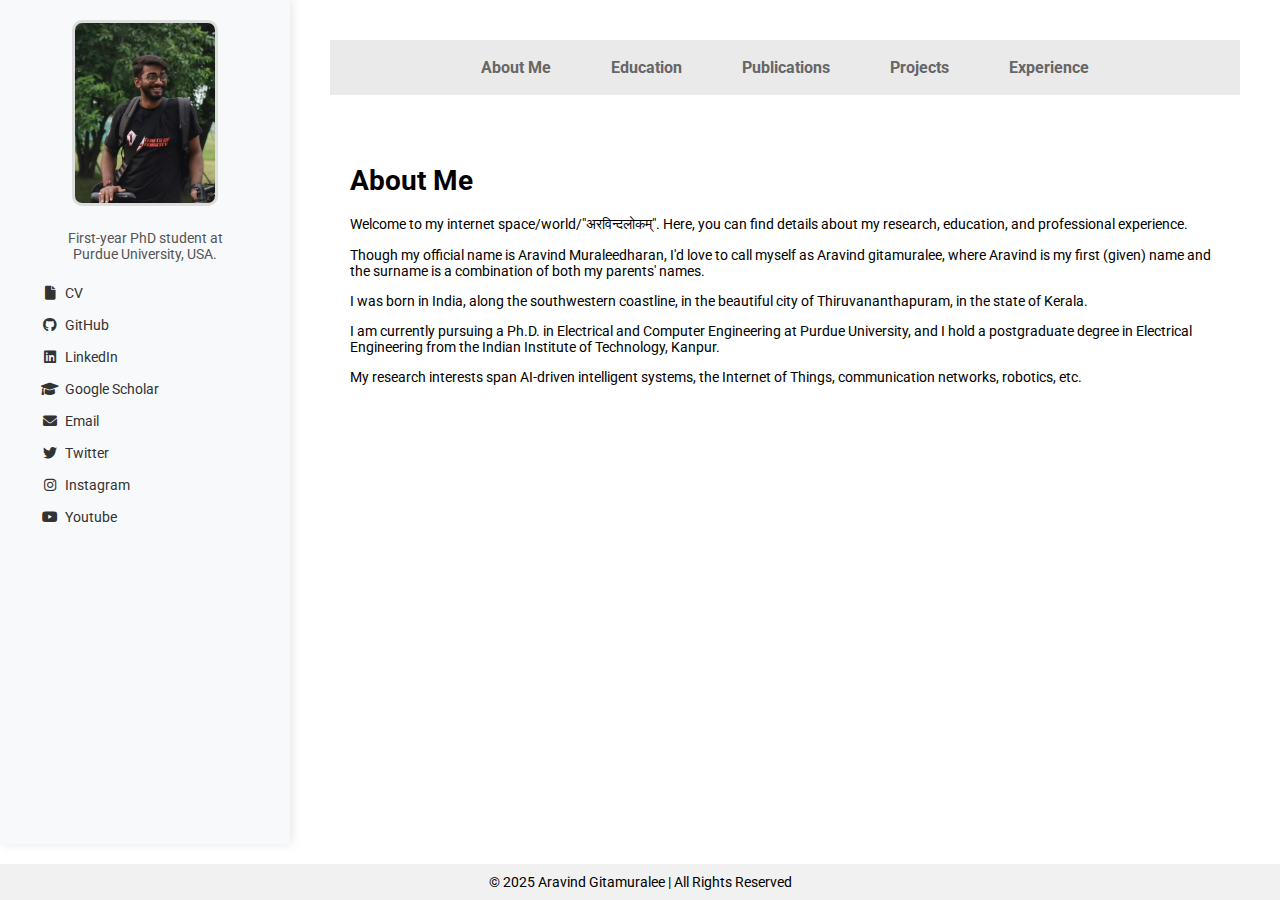
<file: index.html>
<!DOCTYPE html>
<html lang="en">
<head>
    <meta charset="UTF-8">
    <meta name="viewport" content="width=device-width, initial-scale=1.0">
    <title>Aravind Gitamuralee | 127.0.0.1 </title>
    <link rel="icon" type="image/x-icon" href="./Resources/agm_favicon.ico">
    <link rel="stylesheet" href="https://cdnjs.cloudflare.com/ajax/libs/font-awesome/6.0.0/css/all.min.css">
    <link href="https://fonts.googleapis.com/css2?family=Roboto:wght@300;400&display=swap" rel="stylesheet">
    <link rel="stylesheet" href="mystyle.css">
</head>
<body>
    <div class="content-wrapper">
        <div class="sidebar">
            <img src="./Resources/IITK.jpg" alt="Aravind Gitamuralee">
            <p> First-year PhD student at <br> Purdue University, USA.</p>
            <div class="social-icons">
                <a href="./Resources/Aravind_CV_2.25.pdf" target="_blank"><i class="fa-solid fa-file"></i> <span>CV</span></a>
                <a href="https://github.com/agm-19" target="_blank"><i class="fab fa-github"></i> <span>GitHub</span></a>
                <a href="https://linkedin.com/in/aravindvenma" target="_blank"><i class="fab fa-linkedin"></i> <span>LinkedIn</span></a>
                <a href="https://scholar.google.co.in/citations?user=fBL3iMkAAAAJ&hl=en&oi=sra" target="_blank"><i class="fas fa-graduation-cap"></i> <span>Google Scholar</span></a>
                <a href="mailto:amuralee@purdue.edu"><i class="fas fa-envelope"></i> <span>Email</span></a>
                <a href="https://x.com/hackervind" target="_blank"><i class="fab fa-twitter"></i> <span>Twitter</span></a>
                <a href="https://instagram.com/aravindey" target="_blank"><i class="fab fa-instagram"></i> <span>Instagram</span></a>
                <a href="https://www.youtube.com/@aravindalokam" target="_blank"><i class="fab fa-youtube"></i> <span>Youtube</span></a>
                <!-- <a href="https://facebook.com" target="_blank"><i class="fab fa-facebook"></i> <span>Facebook</span></a> -->
            </div>
        </div>
        
        <div class="main-content">
            <div class="nav-bar">
                <a href="#" onclick="showPage('about')">About Me</a>
                <a href="#" onclick="showPage('education')">Education</a>
                <a href="#" onclick="showPage('publications')">Publications</a>
                <a href="#" onclick="showPage('projects')">Projects</a>
                <a href="#" onclick="showPage('experience')">Experience</a>
            </div>
            <div id="about" class="content active">
                <h1>About Me</h1>
                <p>Welcome to my internet space/world/"अरविन्दलोकम्". Here, you can find details about my research, education, and professional experience.</p>
                <p>Though my official name is Aravind Muraleedharan, I'd love to call myself as Aravind gitamuralee, where Aravind is my first (given) name and the surname is a combination of both my parents' names.</p>
                <p>I was born in India, along the southwestern coastline, in the beautiful city of Thiruvananthapuram, in the state of Kerala.</p>
                <p>I am currently pursuing a Ph.D. in Electrical and Computer Engineering at Purdue University, and I hold a postgraduate degree in Electrical Engineering from the Indian Institute of Technology, Kanpur. </p>
                <p>My research interests span AI-driven intelligent systems, the Internet of Things, communication networks, robotics, etc.</p>

            </div>
            <div id="education" class="content">
                <h1>Education</h1>
                <p><strong>Ph.D. in Electrical and Computer Engineering</strong> - Purdue University (joined fall'24).</p>
                <p><strong>MS (By Research) in Electrical Engineering</strong> - Indian Institute of Technology, Kanpur (2024).</p>
                <p><strong>B.Tech (Hons) in Electronics and Communication Engineering</strong> - TKM College of Engineering, Kollam, Kerala (2019).</p>
                
            </div>
            <div id="publications" class="content">
                <h1>Publications</h1>
                <p>"Optimal Transmission Sequence Design with ISI Matching in Molecular Communication" - National Conference on Communications, 2025.</p>
                <p>"An inexpensive Unmanned Aquatic Vehicle for Underwater Human Detection" - American Institute of Physics Conference Proceedings, 2020.</p>
            </div>
             <div id="projects" class="content">
                <h1>Projects</h1>
                <p>Music Notes Transpose - <a href = "./Projects/MTranspose.html"> Demo </a></p>
            </div>
            <div id="experience" class="content">
                <h1>Experience</h1>
                <p><strong>Teaching Assistant</strong> - Purdue University (2024 - Present)</p>
                <p>TA for ECE 362 - Microprocessor Systems and Interfacing. (Spring 25)</p>
                <p>TA for ECE 301 - Signals and Systems. (Fall 24)</p>
                <p><strong>Teaching Assistant</strong> - IIT Kanpur (2022 - 2023)</p>
                <p>TA for ESC 201 - Introduction to Electronics</p>
                <p><strong>Firmware Engineer</strong> Tismo Tech, Bengaluru, India (2019-20)</p>
                <p>Developed wireless communication projects for IoT devices. (Zigbee, BLE, LoRa) </p>
            </div>
        </div>
    </div>
    <footer>
        &copy; 2025 Aravind Gitamuralee | All Rights Reserved
    </footer>
<script src="myscripts.js"></script>
</body>
</html>
</file>
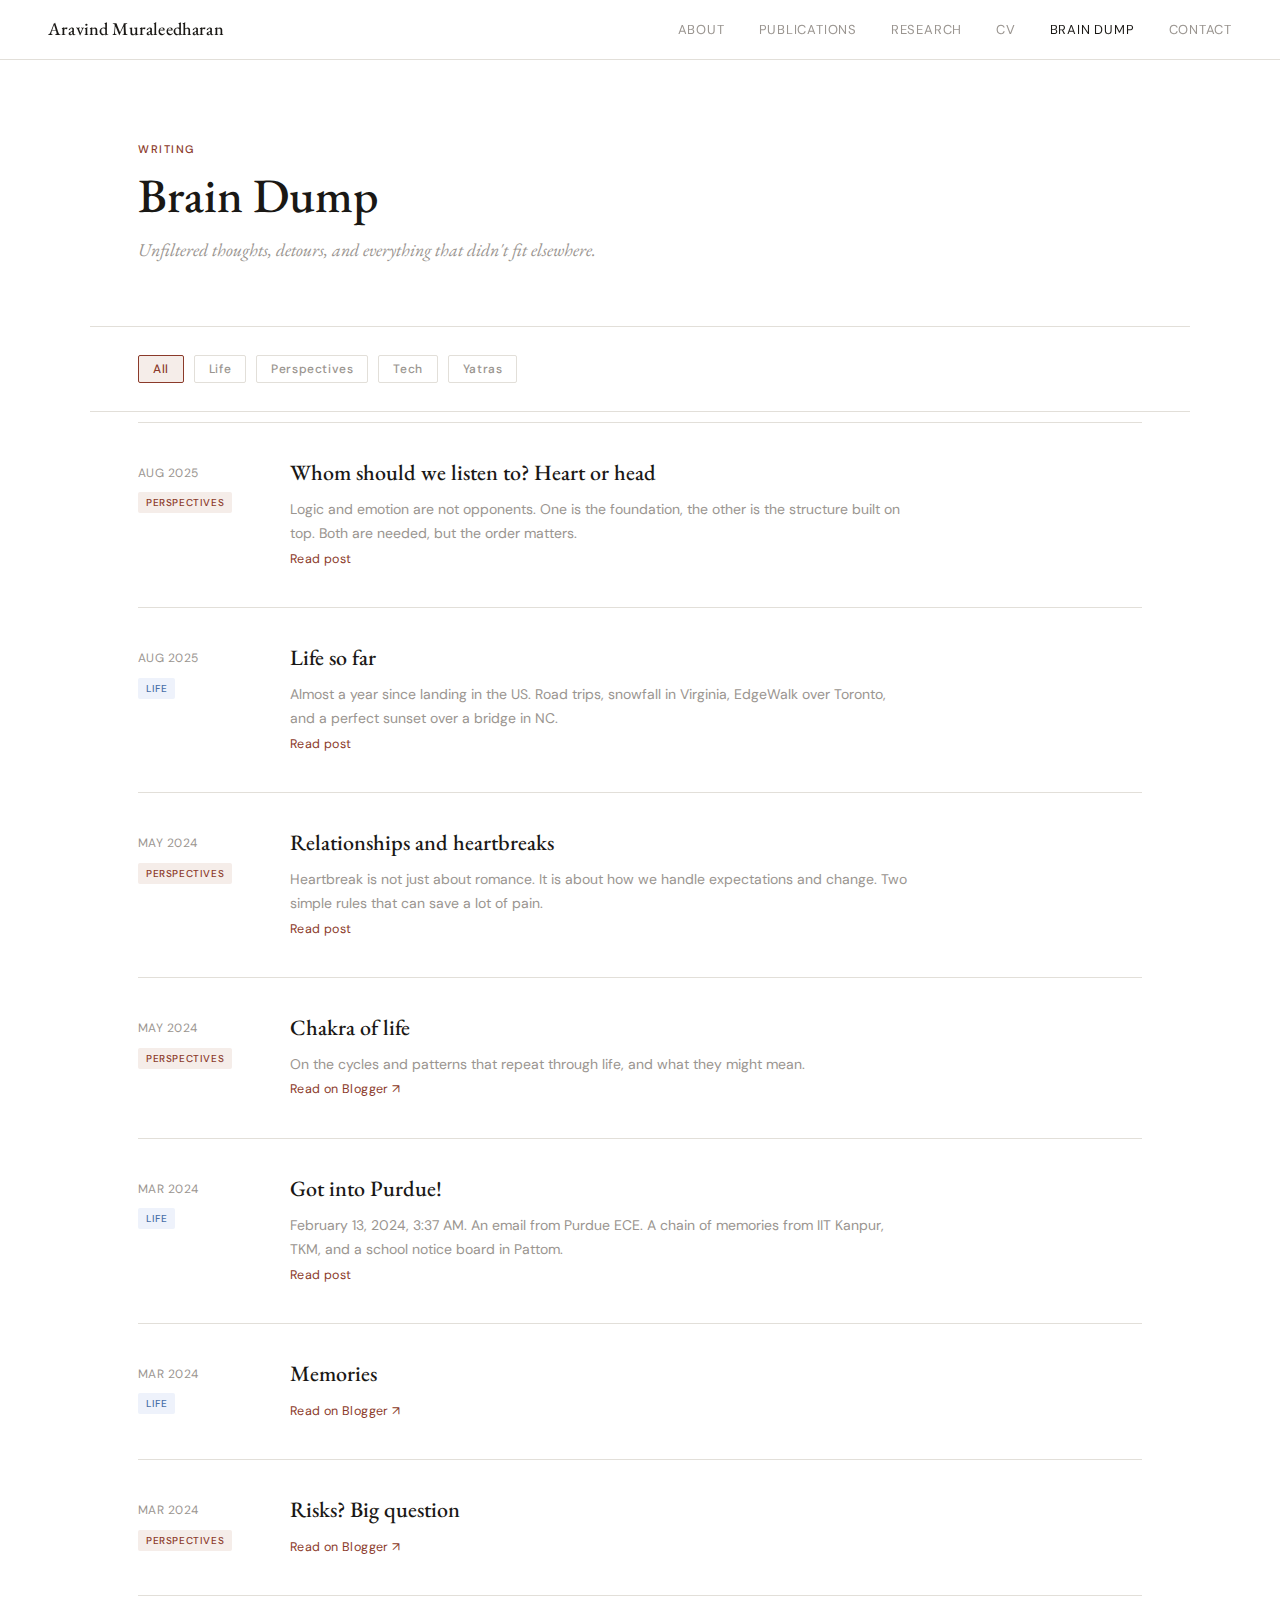
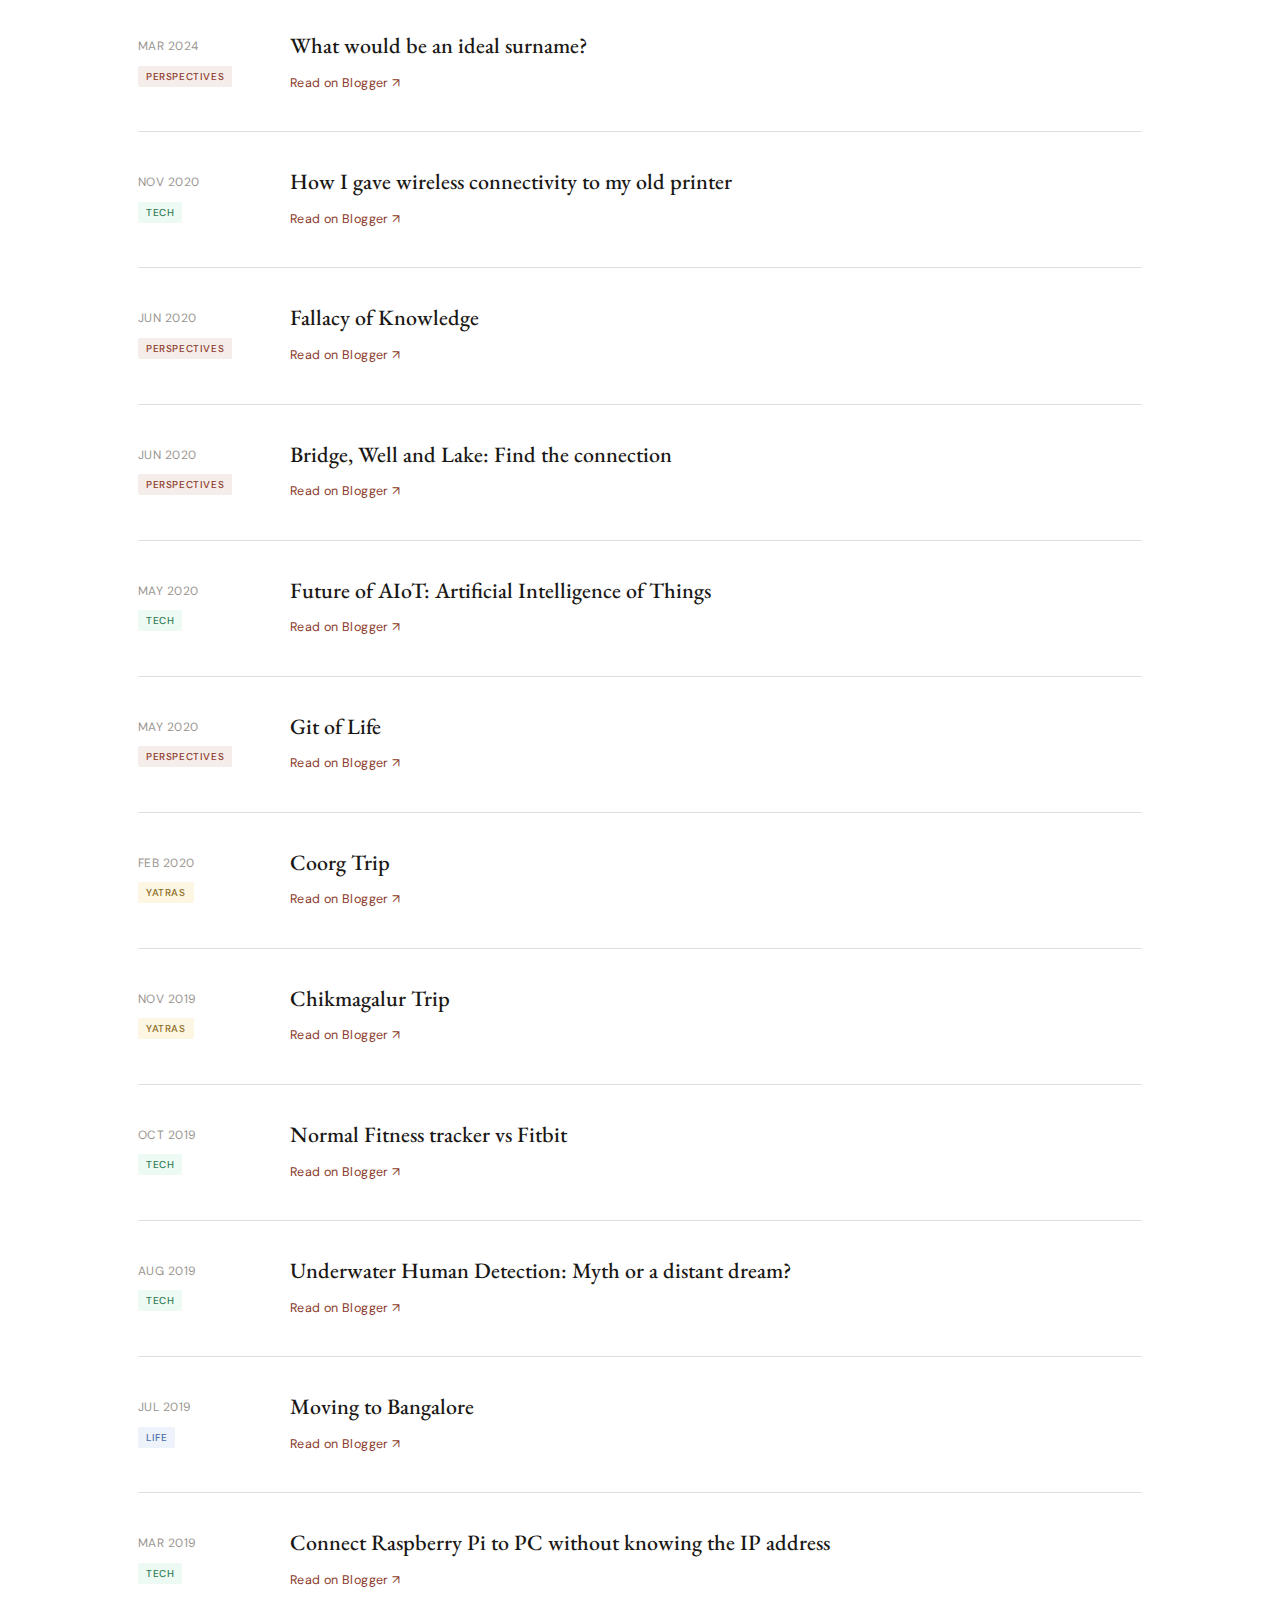
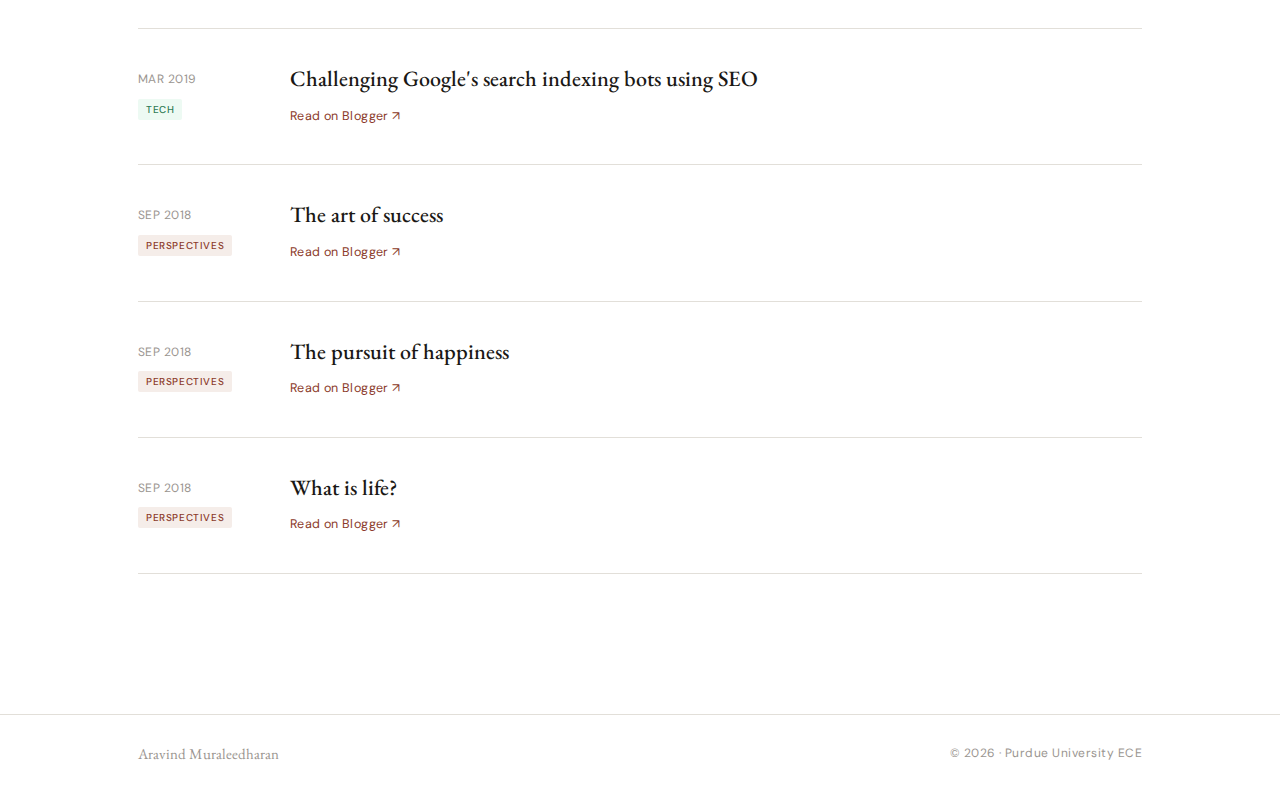
<file: blog/index.html>
<!DOCTYPE html>
<html lang="en">
<head>
  <meta charset="UTF-8" />
  <meta name="viewport" content="width=device-width, initial-scale=1.0" />
  <title>Brain Dump · Aravind Muraleedharan</title>
  <link rel="preconnect" href="https://fonts.googleapis.com">
  <link rel="preconnect" href="https://fonts.gstatic.com" crossorigin>
  <link href="https://fonts.googleapis.com/css2?family=EB+Garamond:ital,wght@0,400;0,500;0,600;1,400&family=DM+Sans:wght@300;400;500&display=swap" rel="stylesheet">
  <style>
    *, *::before, *::after { box-sizing: border-box; margin: 0; padding: 0; }
    :root {
      --white: #ffffff; --off-white: #f9f8f6; --light: #f2f0ec;
      --border: #e2dfd9; --muted: #9a9590; --body: #3a3733;
      --heading: #1a1815; --accent: #8b3a2a; --accent-light: #f5ede9;
    }
    html { scroll-behavior: smooth; }
    body { font-family: 'DM Sans', sans-serif; background: var(--white); color: var(--body); font-size: 15px; line-height: 1.7; }

    nav {
      position: fixed; top: 0; left: 0; right: 0; z-index: 100;
      background: rgba(255,255,255,0.93); backdrop-filter: blur(12px);
      border-bottom: 1px solid var(--border);
      display: flex; align-items: center; justify-content: space-between;
      padding: 0 48px; height: 60px;
    }
    .nav-name { font-family: 'EB Garamond', serif; font-size: 18px; font-weight: 500; color: var(--heading); letter-spacing: 0.01em; text-decoration: none; }
    .nav-links { display: flex; gap: 34px; list-style: none; }
    .nav-links a { font-size: 13px; letter-spacing: 0.06em; text-transform: uppercase; color: var(--muted); text-decoration: none; transition: color 0.2s; }
    .nav-links a:hover, .nav-links a.active { color: var(--heading); }

    .page-header {
      max-width: 1100px; margin: 0 auto; padding: 140px 48px 60px;
      border-bottom: 1px solid var(--border);
    }
    .page-label { font-size: 11px; font-weight: 500; letter-spacing: 0.14em; text-transform: uppercase; color: var(--accent); margin-bottom: 10px; }
    .page-title { font-family: 'EB Garamond', serif; font-size: 48px; font-weight: 500; color: var(--heading); line-height: 1.1; margin-bottom: 14px; }
    .page-sub { font-family: 'EB Garamond', serif; font-style: italic; font-size: 18px; color: var(--muted); }

    .filters {
      max-width: 1100px; margin: 0 auto; padding: 28px 48px;
      display: flex; gap: 10px; flex-wrap: wrap;
      border-bottom: 1px solid var(--border);
    }
    .filter-btn {
      padding: 5px 14px; font-size: 12px; font-weight: 500; letter-spacing: 0.05em;
      border-radius: 2px; border: 1.5px solid var(--border); background: transparent;
      color: var(--muted); cursor: pointer; transition: all 0.2s; font-family: 'DM Sans', sans-serif;
    }
    .filter-btn:hover, .filter-btn.active { border-color: var(--accent); color: var(--accent); background: var(--accent-light); }

    .posts-wrap { max-width: 1100px; margin: 0 auto; padding: 0 48px 100px; }

    .post-item {
      display: grid; grid-template-columns: 120px 1fr;
      gap: 32px; padding: 36px 0; border-bottom: 1px solid var(--border);
      align-items: start; text-decoration: none; color: inherit;
      transition: background 0.15s;
    }
    .post-item:first-child { border-top: 1px solid var(--border); margin-top: 10px; }
    .post-item:hover .post-title { color: var(--accent); }

    .post-meta { padding-top: 4px; }
    .post-date { font-size: 12px; color: var(--muted); letter-spacing: 0.04em; text-transform: uppercase; display: block; margin-bottom: 6px; }
    .post-cat {
      display: inline-block; padding: 2px 8px; font-size: 10px; font-weight: 500;
      letter-spacing: 0.06em; border-radius: 2px; text-transform: uppercase;
    }
    .cat-life     { background: #eef2fb; color: #4a6fa8; }
    .cat-perspectives { background: var(--accent-light); color: var(--accent); }
    .cat-tech     { background: #edfaf3; color: #2d7a55; }
    .cat-yatras   { background: #fdf6e3; color: #8a6a1a; }
    .cat-general  { background: var(--light); color: var(--muted); }

    .post-title { font-family: 'EB Garamond', serif; font-size: 22px; font-weight: 500; color: var(--heading); line-height: 1.3; margin-bottom: 9px; transition: color 0.2s; }
    .post-excerpt { font-size: 14px; color: var(--muted); line-height: 1.75; max-width: 620px; }
    .post-read { font-size: 12.5px; color: var(--accent); margin-top: 10px; letter-spacing: 0.03em; }

    .footer-rule { border-top: 1px solid var(--border); margin-top: 40px; }
    footer { padding: 26px 48px; display: flex; align-items: center; justify-content: space-between; max-width: 1100px; margin: 0 auto; }
    .footer-name { font-family: 'EB Garamond', serif; font-size: 15px; color: var(--muted); }
    .footer-copy { font-size: 12px; color: var(--muted); letter-spacing: 0.04em; }

    .hidden { display: none !important; }

    @media (max-width: 720px) {
      nav { padding: 0 20px; }
      .nav-links { gap: 16px; }
      .nav-links a { font-size: 11px; }
      .page-header { padding: 120px 24px 48px; }
      .filters { padding: 20px 24px; }
      .posts-wrap { padding: 0 24px 80px; }
      .post-item { grid-template-columns: 1fr; gap: 8px; }
      .post-meta { display: flex; gap: 10px; align-items: center; }
      footer { padding: 22px; flex-direction: column; gap: 8px; text-align: center; }
    }

    /* HAMBURGER */
    .nav-hamburger {
      display: none;
      flex-direction: column;
      gap: 5px;
      cursor: pointer;
      padding: 4px;
      background: none;
      border: none;
    }
    .nav-hamburger span {
      display: block;
      width: 22px;
      height: 2px;
      background: var(--heading);
      border-radius: 2px;
      transition: all 0.3s ease;
    }
    .nav-hamburger.open span:nth-child(1) { transform: translateY(7px) rotate(45deg); }
    .nav-hamburger.open span:nth-child(2) { opacity: 0; }
    .nav-hamburger.open span:nth-child(3) { transform: translateY(-7px) rotate(-45deg); }

    .nav-mobile {
      display: none;
      position: fixed;
      top: 60px; left: 0; right: 0;
      background: rgba(255,255,255,0.97);
      backdrop-filter: blur(12px);
      border-bottom: 1px solid var(--border);
      padding: 20px 24px 28px;
      z-index: 99;
      flex-direction: column;
      gap: 0;
    }
    .nav-mobile.open { display: flex; }
    .nav-mobile a {
      font-size: 14px;
      letter-spacing: 0.06em;
      text-transform: uppercase;
      color: var(--muted);
      text-decoration: none;
      padding: 13px 0;
      border-bottom: 1px solid var(--border);
      transition: color 0.2s;
    }
    .nav-mobile a:last-child { border-bottom: none; }
    .nav-mobile a:hover { color: var(--heading); }

    @media (max-width: 860px) {
      .nav-links { display: none; }
      .nav-hamburger { display: flex; }
    }
  </style>
</head>
<body>

  <nav>
    <a href="../index.html" class="nav-name">Aravind Muraleedharan</a>
    <ul class="nav-links">
      <li><a href="../index.html#about">About</a></li>
      <li><a href="../index.html#publications">Publications</a></li>
      <li><a href="../index.html#projects">Research</a></li>
      <li><a href="../index.html#cv">CV</a></li>
      <li><a href="index.html" class="active">Brain Dump</a></li>
      <li><a href="../index.html#contact">Contact</a></li>
    </ul>
    <button class="nav-hamburger" id="nav-hamburger" aria-label="Menu" onclick="toggleMenu()">
      <span></span><span></span><span></span>
    </button>
  </nav>
  <div class="nav-mobile" id="nav-mobile">
    <a href="../index.html#about">About</a>
    <a href="../index.html#publications">Publications</a>
    <a href="../index.html#projects">Research</a>
    <a href="../index.html#cv">CV</a>
    <a href="../lab/index.html">Lab</a>
    <a href="index.html">Brain Dump</a>
    <a href="../index.html#contact">Contact</a>
  </div>

  <div class="page-header">
    <div class="page-label">Writing</div>
    <h1 class="page-title">Brain Dump</h1>
    <p class="page-sub">Unfiltered thoughts, detours, and everything that didn't fit elsewhere.</p>
  </div>

  <div class="filters">
    <button class="filter-btn active" onclick="filter('all', this)">All</button>
    <button class="filter-btn" onclick="filter('Life', this)">Life</button>
    <button class="filter-btn" onclick="filter('Perspectives', this)">Perspectives</button>
    <button class="filter-btn" onclick="filter('Tech', this)">Tech</button>
    <button class="filter-btn" onclick="filter('Yatras', this)">Yatras</button>
  </div>

  <div class="posts-wrap">

    <a class="post-item" href="heart-or-head.html" data-cat="Perspectives">
      <div class="post-meta">
        <span class="post-date">Aug 2025</span>
        <span class="post-cat cat-perspectives">Perspectives</span>
      </div>
      <div>
        <div class="post-title">Whom should we listen to? Heart or head</div>
        <p class="post-excerpt">Logic and emotion are not opponents. One is the foundation, the other is the structure built on top. Both are needed, but the order matters.</p>
        <span class="post-read">Read post</span>
      </div>
    </a>

    <a class="post-item" href="life-so-far.html" data-cat="Life">
      <div class="post-meta">
        <span class="post-date">Aug 2025</span>
        <span class="post-cat cat-life">Life</span>
      </div>
      <div>
        <div class="post-title">Life so far</div>
        <p class="post-excerpt">Almost a year since landing in the US. Road trips, snowfall in Virginia, EdgeWalk over Toronto, and a perfect sunset over a bridge in NC.</p>
        <span class="post-read">Read post</span>
      </div>
    </a>

    <a class="post-item" href="relationships-and-heartbreaks.html" data-cat="Perspectives">
      <div class="post-meta">
        <span class="post-date">May 2024</span>
        <span class="post-cat cat-perspectives">Perspectives</span>
      </div>
      <div>
        <div class="post-title">Relationships and heartbreaks</div>
        <p class="post-excerpt">Heartbreak is not just about romance. It is about how we handle expectations and change. Two simple rules that can save a lot of pain.</p>
        <span class="post-read">Read post</span>
      </div>
    </a>

    <a class="post-item" href="https://sciphisix.blogspot.com/2024/05/chakra-of-life.html" target="_blank" rel="noopener" data-cat="Perspectives">
      <div class="post-meta">
        <span class="post-date">May 2024</span>
        <span class="post-cat cat-perspectives">Perspectives</span>
      </div>
      <div>
        <div class="post-title">Chakra of life</div>
        <p class="post-excerpt">On the cycles and patterns that repeat through life, and what they might mean.</p>
        <span class="post-read">Read on Blogger ↗</span>
      </div>
    </a>

    <a class="post-item" href="got-into-purdue.html" data-cat="Life">
      <div class="post-meta">
        <span class="post-date">Mar 2024</span>
        <span class="post-cat cat-life">Life</span>
      </div>
      <div>
        <div class="post-title">Got into Purdue!</div>
        <p class="post-excerpt">February 13, 2024, 3:37 AM. An email from Purdue ECE. A chain of memories from IIT Kanpur, TKM, and a school notice board in Pattom.</p>
        <span class="post-read">Read post</span>
      </div>
    </a>

    <a class="post-item" href="https://sciphisix.blogspot.com/2024/03/memories.html" target="_blank" rel="noopener" data-cat="Life">
      <div class="post-meta">
        <span class="post-date">Mar 2024</span>
        <span class="post-cat cat-life">Life</span>
      </div>
      <div>
        <div class="post-title">Memories</div>
        <span class="post-read">Read on Blogger ↗</span>
      </div>
    </a>

    <a class="post-item" href="https://sciphisix.blogspot.com/2024/03/risks-big-question.html" target="_blank" rel="noopener" data-cat="Perspectives">
      <div class="post-meta">
        <span class="post-date">Mar 2024</span>
        <span class="post-cat cat-perspectives">Perspectives</span>
      </div>
      <div>
        <div class="post-title">Risks? Big question</div>
        <span class="post-read">Read on Blogger ↗</span>
      </div>
    </a>

    <a class="post-item" href="https://sciphisix.blogspot.com/2024/03/what-would-be-ideal-surname.html" target="_blank" rel="noopener" data-cat="Perspectives">
      <div class="post-meta">
        <span class="post-date">Mar 2024</span>
        <span class="post-cat cat-perspectives">Perspectives</span>
      </div>
      <div>
        <div class="post-title">What would be an ideal surname?</div>
        <span class="post-read">Read on Blogger ↗</span>
      </div>
    </a>

    <a class="post-item" href="https://sciphisix.blogspot.com/2020/11/how-i-gave-wireless-connectivity-to-my.html" target="_blank" rel="noopener" data-cat="Tech">
      <div class="post-meta">
        <span class="post-date">Nov 2020</span>
        <span class="post-cat cat-tech">Tech</span>
      </div>
      <div>
        <div class="post-title">How I gave wireless connectivity to my old printer</div>
        <span class="post-read">Read on Blogger ↗</span>
      </div>
    </a>

    <a class="post-item" href="https://sciphisix.blogspot.com/2020/06/fallacy-of-knowledge.html" target="_blank" rel="noopener" data-cat="Perspectives">
      <div class="post-meta">
        <span class="post-date">Jun 2020</span>
        <span class="post-cat cat-perspectives">Perspectives</span>
      </div>
      <div>
        <div class="post-title">Fallacy of Knowledge</div>
        <span class="post-read">Read on Blogger ↗</span>
      </div>
    </a>

    <a class="post-item" href="https://sciphisix.blogspot.com/2020/06/bridge-well-and-lake-find-connection.html" target="_blank" rel="noopener" data-cat="Perspectives">
      <div class="post-meta">
        <span class="post-date">Jun 2020</span>
        <span class="post-cat cat-perspectives">Perspectives</span>
      </div>
      <div>
        <div class="post-title">Bridge, Well and Lake: Find the connection</div>
        <span class="post-read">Read on Blogger ↗</span>
      </div>
    </a>

    <a class="post-item" href="https://sciphisix.blogspot.com/2020/05/future-of-aiot-artifical-intelligence.html" target="_blank" rel="noopener" data-cat="Tech">
      <div class="post-meta">
        <span class="post-date">May 2020</span>
        <span class="post-cat cat-tech">Tech</span>
      </div>
      <div>
        <div class="post-title">Future of AIoT: Artificial Intelligence of Things</div>
        <span class="post-read">Read on Blogger ↗</span>
      </div>
    </a>

    <a class="post-item" href="https://sciphisix.blogspot.com/2020/05/git-of-life.html" target="_blank" rel="noopener" data-cat="Perspectives">
      <div class="post-meta">
        <span class="post-date">May 2020</span>
        <span class="post-cat cat-perspectives">Perspectives</span>
      </div>
      <div>
        <div class="post-title">Git of Life</div>
        <span class="post-read">Read on Blogger ↗</span>
      </div>
    </a>

    <a class="post-item" href="https://sciphisix.blogspot.com/2020/02/coorg-trip.html" target="_blank" rel="noopener" data-cat="Yatras">
      <div class="post-meta">
        <span class="post-date">Feb 2020</span>
        <span class="post-cat cat-yatras">Yatras</span>
      </div>
      <div>
        <div class="post-title">Coorg Trip</div>
        <span class="post-read">Read on Blogger ↗</span>
      </div>
    </a>

    <a class="post-item" href="https://sciphisix.blogspot.com/2019/11/chikmagalur-trip.html" target="_blank" rel="noopener" data-cat="Yatras">
      <div class="post-meta">
        <span class="post-date">Nov 2019</span>
        <span class="post-cat cat-yatras">Yatras</span>
      </div>
      <div>
        <div class="post-title">Chikmagalur Trip</div>
        <span class="post-read">Read on Blogger ↗</span>
      </div>
    </a>

    <a class="post-item" href="https://sciphisix.blogspot.com/2019/10/normal-fitness-tracker-vs-fitbit.html" target="_blank" rel="noopener" data-cat="Tech">
      <div class="post-meta">
        <span class="post-date">Oct 2019</span>
        <span class="post-cat cat-tech">Tech</span>
      </div>
      <div>
        <div class="post-title">Normal Fitness tracker vs Fitbit</div>
        <span class="post-read">Read on Blogger ↗</span>
      </div>
    </a>

    <a class="post-item" href="https://sciphisix.blogspot.com/2019/08/underwater-human-detection-myth-or.html" target="_blank" rel="noopener" data-cat="Tech">
      <div class="post-meta">
        <span class="post-date">Aug 2019</span>
        <span class="post-cat cat-tech">Tech</span>
      </div>
      <div>
        <div class="post-title">Underwater Human Detection: Myth or a distant dream?</div>
        <span class="post-read">Read on Blogger ↗</span>
      </div>
    </a>

    <a class="post-item" href="https://sciphisix.blogspot.com/2019/07/moving-to-banglore.html" target="_blank" rel="noopener" data-cat="Life">
      <div class="post-meta">
        <span class="post-date">Jul 2019</span>
        <span class="post-cat cat-life">Life</span>
      </div>
      <div>
        <div class="post-title">Moving to Bangalore</div>
        <span class="post-read">Read on Blogger ↗</span>
      </div>
    </a>

    <a class="post-item" href="https://sciphisix.blogspot.com/2019/03/connect-raspberry-pi-to-personal.html" target="_blank" rel="noopener" data-cat="Tech">
      <div class="post-meta">
        <span class="post-date">Mar 2019</span>
        <span class="post-cat cat-tech">Tech</span>
      </div>
      <div>
        <div class="post-title">Connect Raspberry Pi to PC without knowing the IP address</div>
        <span class="post-read">Read on Blogger ↗</span>
      </div>
    </a>

    <a class="post-item" href="https://sciphisix.blogspot.com/2019/03/challenging-googles-search-indexing.html" target="_blank" rel="noopener" data-cat="Tech">
      <div class="post-meta">
        <span class="post-date">Mar 2019</span>
        <span class="post-cat cat-tech">Tech</span>
      </div>
      <div>
        <div class="post-title">Challenging Google's search indexing bots using SEO</div>
        <span class="post-read">Read on Blogger ↗</span>
      </div>
    </a>

    <a class="post-item" href="https://sciphisix.blogspot.com/2018/09/the-art-of-success.html" target="_blank" rel="noopener" data-cat="Perspectives">
      <div class="post-meta">
        <span class="post-date">Sep 2018</span>
        <span class="post-cat cat-perspectives">Perspectives</span>
      </div>
      <div>
        <div class="post-title">The art of success</div>
        <span class="post-read">Read on Blogger ↗</span>
      </div>
    </a>

    <a class="post-item" href="https://sciphisix.blogspot.com/2018/09/the-pursuit-of-happiness.html" target="_blank" rel="noopener" data-cat="Perspectives">
      <div class="post-meta">
        <span class="post-date">Sep 2018</span>
        <span class="post-cat cat-perspectives">Perspectives</span>
      </div>
      <div>
        <div class="post-title">The pursuit of happiness</div>
        <span class="post-read">Read on Blogger ↗</span>
      </div>
    </a>

    <a class="post-item" href="https://sciphisix.blogspot.com/2018/09/what-is-life.html" target="_blank" rel="noopener" data-cat="Perspectives">
      <div class="post-meta">
        <span class="post-date">Sep 2018</span>
        <span class="post-cat cat-perspectives">Perspectives</span>
      </div>
      <div>
        <div class="post-title">What is life?</div>
        <span class="post-read">Read on Blogger ↗</span>
      </div>
    </a>

  </div>

  <div class="footer-rule">
    <footer>
      <span class="footer-name">Aravind Muraleedharan</span>
      <span class="footer-copy">© 2026 · Purdue University ECE</span>
    </footer>
  </div>

  <script>
    function filter(cat, btn) {
      document.querySelectorAll('.filter-btn').forEach(b => b.classList.remove('active'));
      btn.classList.add('active');
      document.querySelectorAll('.post-item').forEach(item => {
        if (cat === 'all' || item.dataset.cat === cat) item.classList.remove('hidden');
        else item.classList.add('hidden');
      });
    }
    function toggleMenu() {
      const btn = document.getElementById('nav-hamburger');
      const menu = document.getElementById('nav-mobile');
      btn.classList.toggle('open');
      menu.classList.toggle('open');
    }
    // close on link click
    document.querySelectorAll('.nav-mobile a').forEach(a => {
      a.addEventListener('click', () => {
        document.getElementById('nav-hamburger').classList.remove('open');
        document.getElementById('nav-mobile').classList.remove('open');
      });
    });

  </script>

</body>
</html>
</file>
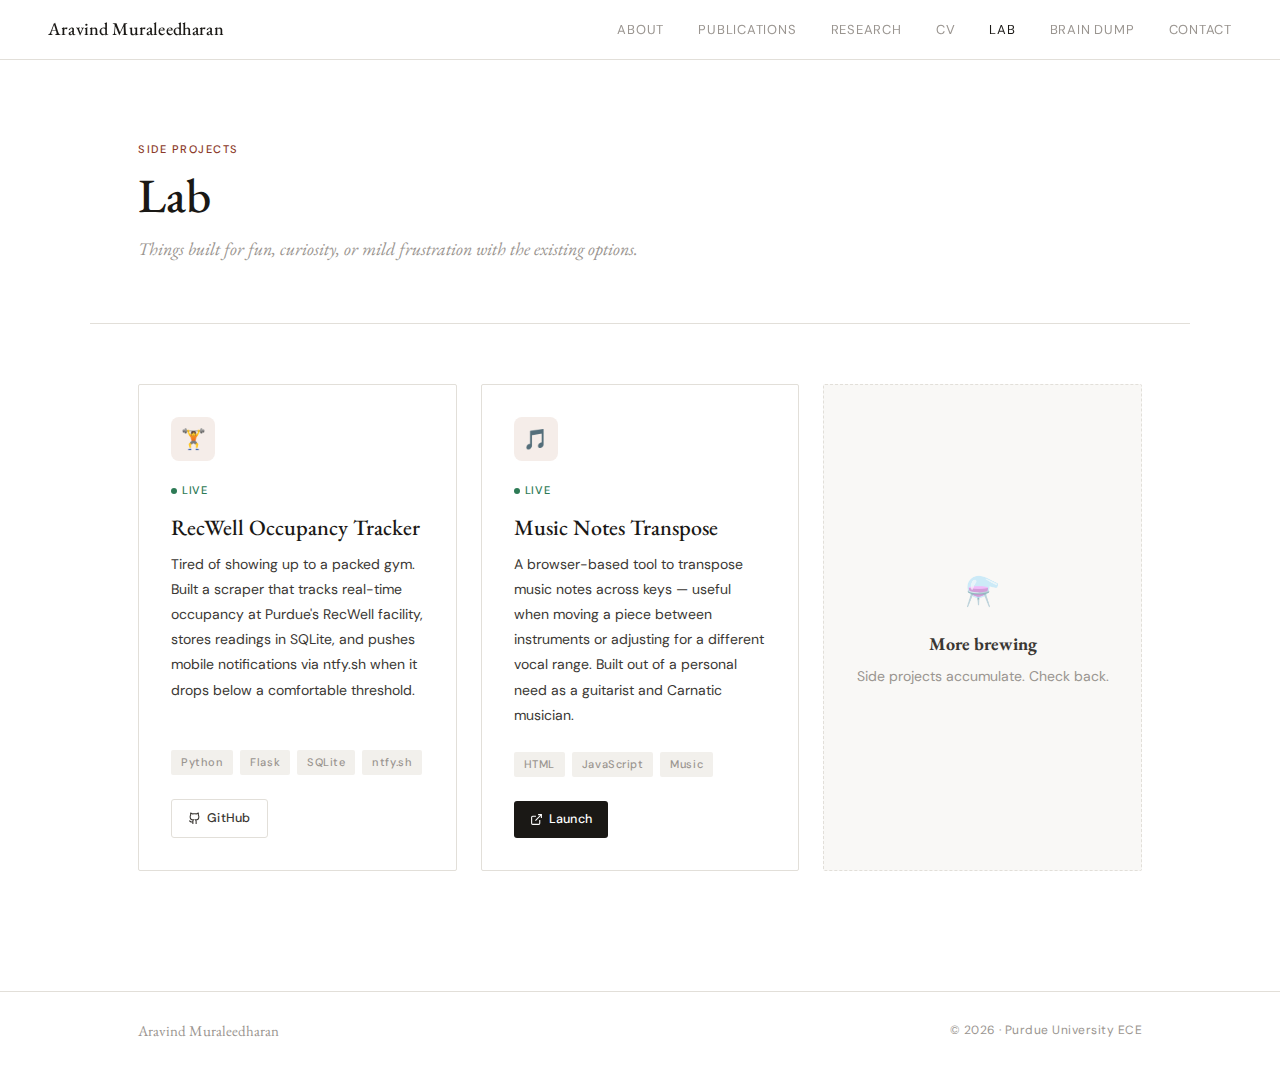
<file: lab/index.html>
<!DOCTYPE html>
<html lang="en">
<head>
  <meta charset="UTF-8" />
  <meta name="viewport" content="width=device-width, initial-scale=1.0" />
  <title>Lab · Aravind Muraleedharan</title>
  <link rel="preconnect" href="https://fonts.googleapis.com">
  <link rel="preconnect" href="https://fonts.gstatic.com" crossorigin>
  <link href="https://fonts.googleapis.com/css2?family=EB+Garamond:ital,wght@0,400;0,500;0,600;1,400&family=DM+Sans:wght@300;400;500&display=swap" rel="stylesheet">
  <style>
    *, *::before, *::after { box-sizing: border-box; margin: 0; padding: 0; }
    :root {
      --white: #ffffff; --off-white: #f9f8f6; --light: #f2f0ec;
      --border: #e2dfd9; --muted: #9a9590; --body: #3a3733;
      --heading: #1a1815; --accent: #8b3a2a; --accent-light: #f5ede9;
    }
    html { scroll-behavior: smooth; }
    body { font-family: 'DM Sans', sans-serif; background: var(--white); color: var(--body); font-size: 15px; line-height: 1.7; }

    nav {
      position: fixed; top: 0; left: 0; right: 0; z-index: 100;
      background: rgba(255,255,255,0.93); backdrop-filter: blur(12px);
      border-bottom: 1px solid var(--border);
      display: flex; align-items: center; justify-content: space-between;
      padding: 0 48px; height: 60px;
    }
    .nav-name { font-family: 'EB Garamond', serif; font-size: 18px; font-weight: 500; color: var(--heading); letter-spacing: 0.01em; text-decoration: none; }
    .nav-links { display: flex; gap: 34px; list-style: none; }
    .nav-links a { font-size: 13px; letter-spacing: 0.06em; text-transform: uppercase; color: var(--muted); text-decoration: none; transition: color 0.2s; }
    .nav-links a:hover, .nav-links a.active { color: var(--heading); }

    .page-header {
      max-width: 1100px; margin: 0 auto;
      padding: 140px 48px 60px;
      border-bottom: 1px solid var(--border);
    }
    .page-label { font-size: 11px; font-weight: 500; letter-spacing: 0.14em; text-transform: uppercase; color: var(--accent); margin-bottom: 10px; }
    .page-title { font-family: 'EB Garamond', serif; font-size: 48px; font-weight: 500; color: var(--heading); line-height: 1.1; margin-bottom: 14px; }
    .page-sub { font-family: 'EB Garamond', serif; font-style: italic; font-size: 18px; color: var(--muted); max-width: 540px; line-height: 1.55; }

    .lab-wrap { max-width: 1100px; margin: 0 auto; padding: 60px 48px 120px; }

    .lab-grid { display: grid; grid-template-columns: repeat(3, 1fr); gap: 24px; }

    .lab-card {
      border: 1px solid var(--border); border-radius: 2px;
      padding: 32px; background: var(--white);
      display: flex; flex-direction: column;
      transition: border-color 0.2s, box-shadow 0.2s;
    }
    .lab-card:hover { border-color: var(--accent); box-shadow: 0 4px 24px rgba(139,58,42,0.06); }

    .lab-icon {
      width: 44px; height: 44px; border-radius: 8px;
      background: var(--accent-light); display: flex; align-items: center;
      justify-content: center; margin-bottom: 20px; font-size: 20px;
    }

    .lab-status {
      display: inline-flex; align-items: center; gap: 5px;
      font-size: 11px; font-weight: 500; letter-spacing: 0.06em;
      text-transform: uppercase; margin-bottom: 14px;
    }
    .status-live { color: #2d7a55; }
    .status-live::before { content: ''; display: inline-block; width: 6px; height: 6px; border-radius: 50%; background: #2d7a55; }
    .status-wip { color: var(--muted); }
    .status-wip::before { content: ''; display: inline-block; width: 6px; height: 6px; border-radius: 50%; background: var(--muted); }

    .lab-title { font-family: 'EB Garamond', serif; font-size: 22px; font-weight: 500; color: var(--heading); margin-bottom: 10px; line-height: 1.25; }
    .lab-desc { font-size: 14px; color: var(--body); line-height: 1.8; margin-bottom: 24px; flex: 1; }

    .lab-tags { display: flex; gap: 7px; flex-wrap: wrap; margin-bottom: 24px; }
    .tag { display: inline-block; padding: 3px 10px; font-size: 11px; letter-spacing: 0.05em; border-radius: 2px; background: var(--light); color: var(--muted); font-weight: 500; }

    .lab-links { display: flex; gap: 10px; margin-top: auto; }
    .lab-link {
      display: inline-flex; align-items: center; gap: 6px;
      padding: 8px 16px; font-size: 12.5px; font-weight: 500;
      border-radius: 3px; text-decoration: none; transition: all 0.2s;
      letter-spacing: 0.02em;
    }
    .lab-link-primary { background: var(--heading); color: var(--white); }
    .lab-link-primary:hover { background: var(--accent); }
    .lab-link-outline { border: 1.5px solid var(--border); color: var(--body); }
    .lab-link-outline:hover { border-color: var(--heading); color: var(--heading); }

    .lab-card-wip {
      border-style: dashed; background: var(--off-white);
      display: flex; flex-direction: column; align-items: center;
      justify-content: center; text-align: center; min-height: 280px;
      color: var(--muted);
    }
    .lab-card-wip .wip-icon { font-size: 28px; margin-bottom: 14px; opacity: 0.5; }
    .lab-card-wip .wip-text { font-size: 14px; color: var(--muted); line-height: 1.6; }
    .lab-card-wip .wip-text strong { display: block; font-family: 'EB Garamond', serif; font-size: 18px; color: var(--body); margin-bottom: 6px; }

    .footer-rule { border-top: 1px solid var(--border); }
    footer { padding: 26px 48px; display: flex; align-items: center; justify-content: space-between; max-width: 1100px; margin: 0 auto; }
    .footer-name { font-family: 'EB Garamond', serif; font-size: 15px; color: var(--muted); }
    .footer-copy { font-size: 12px; color: var(--muted); letter-spacing: 0.04em; }

    @keyframes hR { from { opacity:0; transform:translateY(14px); } to { opacity:1; transform:translateY(0); } }
    .page-header > * { animation: hR 0.6s ease both; }
    .page-label { animation-delay: 0.1s; }
    .page-title { animation-delay: 0.2s; }
    .page-sub   { animation-delay: 0.3s; }

    .fade-in { opacity: 0; transform: translateY(16px); transition: opacity 0.6s ease, transform 0.6s ease; }
    .fade-in.visible { opacity: 1; transform: translateY(0); }

    @media (max-width: 900px) {
      .lab-grid { grid-template-columns: repeat(2, 1fr); }
    }
    @media (max-width: 600px) {
      nav { padding: 0 20px; }
      .nav-links { gap: 16px; }
      .nav-links a { font-size: 11px; }
      .page-header { padding: 120px 24px 48px; }
      .lab-wrap { padding: 40px 24px 80px; }
      .lab-grid { grid-template-columns: 1fr; }
      footer { padding: 22px; flex-direction: column; gap: 8px; text-align: center; }
    }

    /* HAMBURGER */
    .nav-hamburger {
      display: none;
      flex-direction: column;
      gap: 5px;
      cursor: pointer;
      padding: 4px;
      background: none;
      border: none;
    }
    .nav-hamburger span {
      display: block;
      width: 22px;
      height: 2px;
      background: var(--heading);
      border-radius: 2px;
      transition: all 0.3s ease;
    }
    .nav-hamburger.open span:nth-child(1) { transform: translateY(7px) rotate(45deg); }
    .nav-hamburger.open span:nth-child(2) { opacity: 0; }
    .nav-hamburger.open span:nth-child(3) { transform: translateY(-7px) rotate(-45deg); }

    .nav-mobile {
      display: none;
      position: fixed;
      top: 60px; left: 0; right: 0;
      background: rgba(255,255,255,0.97);
      backdrop-filter: blur(12px);
      border-bottom: 1px solid var(--border);
      padding: 20px 24px 28px;
      z-index: 99;
      flex-direction: column;
      gap: 0;
    }
    .nav-mobile.open { display: flex; }
    .nav-mobile a {
      font-size: 14px;
      letter-spacing: 0.06em;
      text-transform: uppercase;
      color: var(--muted);
      text-decoration: none;
      padding: 13px 0;
      border-bottom: 1px solid var(--border);
      transition: color 0.2s;
    }
    .nav-mobile a:last-child { border-bottom: none; }
    .nav-mobile a:hover { color: var(--heading); }

    @media (max-width: 860px) {
      .nav-links { display: none; }
      .nav-hamburger { display: flex; }
    }
  </style>
</head>
<body>

  <nav>
    <a href="../index.html" class="nav-name">Aravind Muraleedharan</a>
    <ul class="nav-links">
      <li><a href="../index.html#about">About</a></li>
      <li><a href="../index.html#publications">Publications</a></li>
      <li><a href="../index.html#projects">Research</a></li>
      <li><a href="../index.html#cv">CV</a></li>
      <li><a href="index.html" class="active">Lab</a></li>
      <li><a href="../blog/index.html">Brain Dump</a></li>
      <li><a href="../index.html#contact">Contact</a></li>
    </ul>
    <button class="nav-hamburger" id="nav-hamburger" aria-label="Menu" onclick="toggleMenu()">
      <span></span><span></span><span></span>
    </button>
  </nav>
  <div class="nav-mobile" id="nav-mobile">
    <a href="../index.html#about">About</a>
    <a href="../index.html#publications">Publications</a>
    <a href="../index.html#projects">Research</a>
    <a href="../index.html#cv">CV</a>
    <a href="index.html">Lab</a>
    <a href="../blog/index.html">Brain Dump</a>
    <a href="../index.html#contact">Contact</a>
  </div>

  <div class="page-header">
    <div class="page-label">Side Projects</div>
    <h1 class="page-title">Lab</h1>
    <p class="page-sub">Things built for fun, curiosity, or mild frustration with the existing options.</p>
  </div>

  <div class="lab-wrap">
    <div class="lab-grid">

      <!-- RecWell Occupancy Tracker -->
      <div class="lab-card fade-in">
        <div class="lab-icon">🏋️</div>
        <span class="lab-status status-live">Live</span>
        <div class="lab-title">RecWell Occupancy Tracker</div>
        <p class="lab-desc">
          Tired of showing up to a packed gym. Built a scraper that tracks
          real-time occupancy at Purdue's RecWell facility, stores readings
          in SQLite, and pushes mobile notifications via ntfy.sh when it
          drops below a comfortable threshold.
        </p>
        <div class="lab-tags">
          <span class="tag">Python</span>
          <span class="tag">Flask</span>
          <span class="tag">SQLite</span>
          <span class="tag">ntfy.sh</span>
        </div>
        <div class="lab-links">
          <a href="https://github.com/agm-19" target="_blank" rel="noopener" class="lab-link lab-link-outline">
            <svg width="13" height="13" viewBox="0 0 24 24" fill="none" stroke="currentColor" stroke-width="2"><path d="M15 22v-4a4.8 4.8 0 0 0-1-3.5c3 0 6-2 6-5.5.08-1.25-.27-2.48-1-3.5.28-1.15.28-2.35 0-3.5 0 0-1 0-3 1.5-2.64-.5-5.36-.5-8 0C6 2 5 2 5 2c-.3 1.15-.3 2.35 0 3.5A5.403 5.403 0 0 0 4 9c0 3.5 3 5.5 6 5.5-.39.49-.68 1.05-.85 1.65-.17.6-.22 1.23-.15 1.85v4"/><path d="M9 18c-4.51 2-5-2-7-2"/></svg>
            GitHub
          </a>
        </div>
      </div>

      <!-- Music Notes Transpose -->
      <div class="lab-card fade-in">
        <div class="lab-icon">🎵</div>
        <span class="lab-status status-live">Live</span>
        <div class="lab-title">Music Notes Transpose</div>
        <p class="lab-desc">
          A browser-based tool to transpose music notes across keys —
          useful when moving a piece between instruments or adjusting
          for a different vocal range. Built out of a personal need
          as a guitarist and Carnatic musician.
        </p>
        <div class="lab-tags">
          <span class="tag">HTML</span>
          <span class="tag">JavaScript</span>
          <span class="tag">Music</span>
        </div>
        <div class="lab-links">
          <a href="../Projects/MTranspose.html" class="lab-link lab-link-primary">
            <svg width="13" height="13" viewBox="0 0 24 24" fill="none" stroke="currentColor" stroke-width="2"><path d="M18 13v6a2 2 0 0 1-2 2H5a2 2 0 0 1-2-2V8a2 2 0 0 1 2-2h6"/><polyline points="15 3 21 3 21 9"/><line x1="10" y1="14" x2="21" y2="3"/></svg>
            Launch
          </a>
        </div>
      </div>

      <!-- Placeholder -->
      <div class="lab-card lab-card-wip fade-in">
        <div class="wip-icon">⚗️</div>
        <div class="wip-text">
          <strong>More brewing</strong>
          Side projects accumulate. Check back.
        </div>
      </div>

    </div>
  </div>

  <div class="footer-rule">
    <footer>
      <span class="footer-name">Aravind Muraleedharan</span>
      <span class="footer-copy">© 2026 · Purdue University ECE</span>
    </footer>
  </div>

  <script>
    const io = new IntersectionObserver((entries) => {
      entries.forEach((e, i) => {
        if (e.isIntersecting) {
          setTimeout(() => e.target.classList.add('visible'), i * 100);
          io.unobserve(e.target);
        }
      });
    }, { threshold: 0.1 });
    document.querySelectorAll('.fade-in').forEach(el => io.observe(el));
    function toggleMenu() {
      const btn = document.getElementById('nav-hamburger');
      const menu = document.getElementById('nav-mobile');
      btn.classList.toggle('open');
      menu.classList.toggle('open');
    }
    // close on link click
    document.querySelectorAll('.nav-mobile a').forEach(a => {
      a.addEventListener('click', () => {
        document.getElementById('nav-hamburger').classList.remove('open');
        document.getElementById('nav-mobile').classList.remove('open');
      });
    });

  </script>

</body>
</html>
</file>
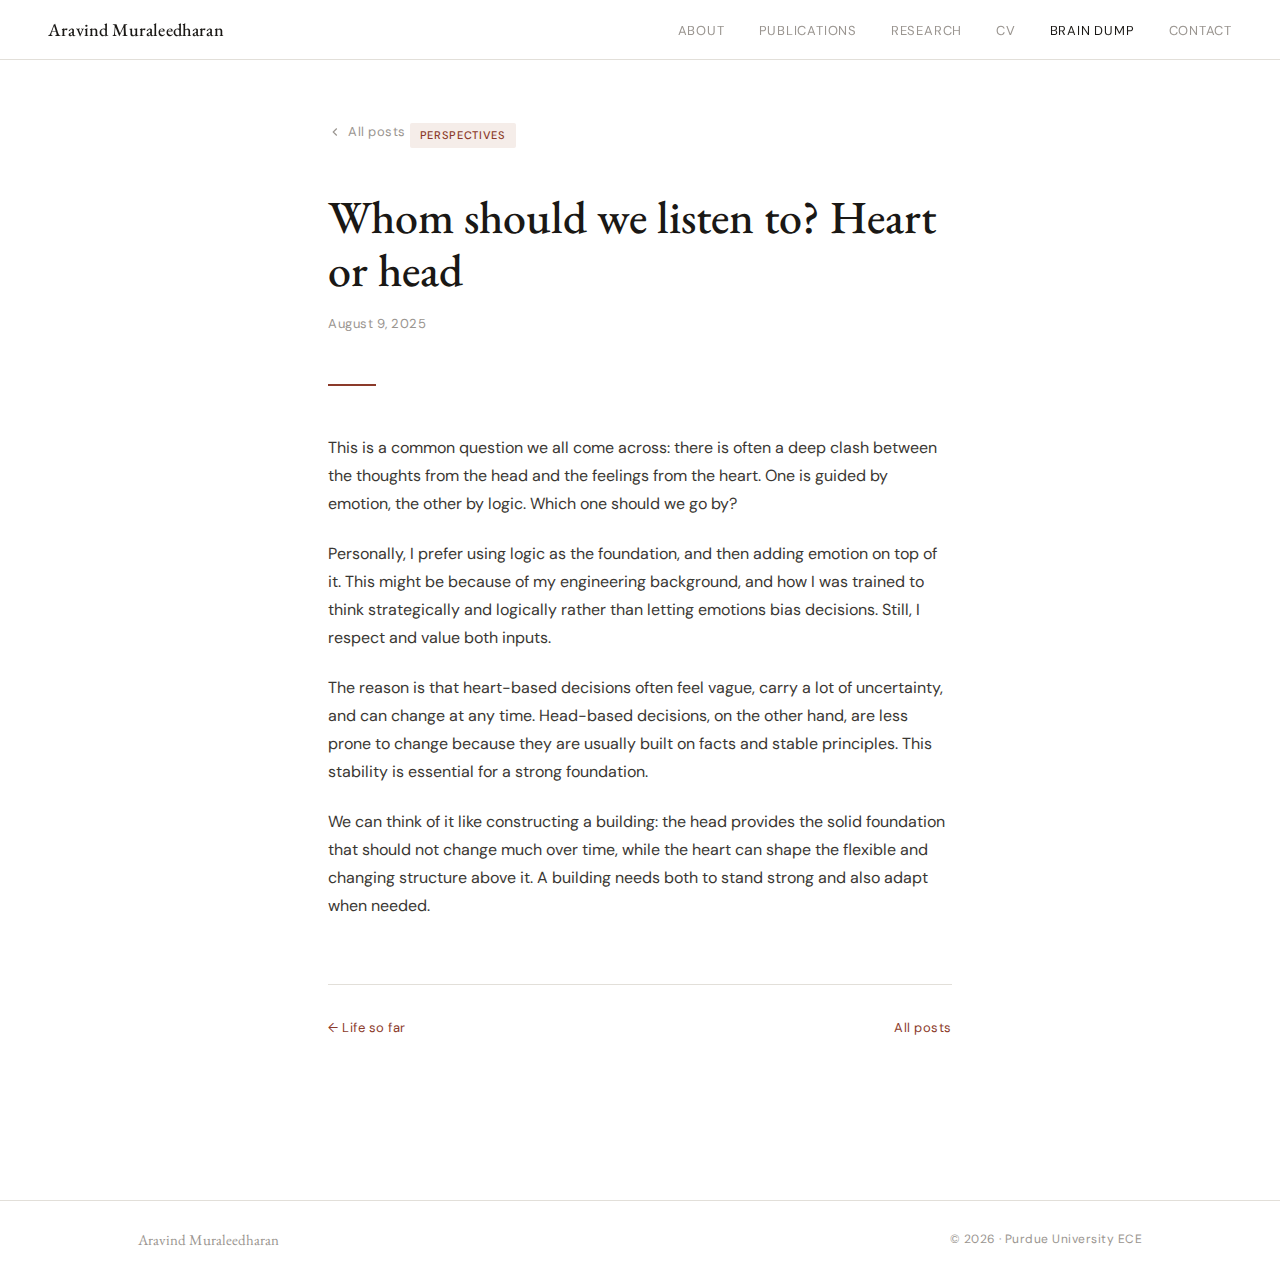
<file: blog/heart-or-head.html>
<!DOCTYPE html>
<html lang="en">
<head>
  <meta charset="UTF-8" />
  <meta name="viewport" content="width=device-width, initial-scale=1.0" />
  <title>Whom should we listen to? Heart or head · Aravind Muraleedharan</title>
  <link rel="preconnect" href="https://fonts.googleapis.com">
  <link rel="preconnect" href="https://fonts.gstatic.com" crossorigin>
  <link href="https://fonts.googleapis.com/css2?family=EB+Garamond:ital,wght@0,400;0,500;0,600;1,400&family=DM+Sans:wght@300;400;500&display=swap" rel="stylesheet">
  <style>
    *, *::before, *::after { box-sizing: border-box; margin: 0; padding: 0; }
    :root { --white:#ffffff; --off-white:#f9f8f6; --light:#f2f0ec; --border:#e2dfd9; --muted:#9a9590; --body:#3a3733; --heading:#1a1815; --accent:#8b3a2a; --accent-light:#f5ede9; }
    html { scroll-behavior: smooth; }
    body { font-family: 'DM Sans', sans-serif; background: var(--white); color: var(--body); font-size: 16px; line-height: 1.75; }
    nav { position: fixed; top: 0; left: 0; right: 0; z-index: 100; background: rgba(255,255,255,0.93); backdrop-filter: blur(12px); border-bottom: 1px solid var(--border); display: flex; align-items: center; justify-content: space-between; padding: 0 48px; height: 60px; }
    .nav-name { font-family: 'EB Garamond', serif; font-size: 18px; font-weight: 500; color: var(--heading); letter-spacing: 0.01em; text-decoration: none; }
    .nav-links { display: flex; gap: 34px; list-style: none; }
    .nav-links a { font-size: 13px; letter-spacing: 0.06em; text-transform: uppercase; color: var(--muted); text-decoration: none; transition: color 0.2s; }
    .nav-links a:hover, .nav-links a.active { color: var(--heading); }
    .post-wrap { max-width: 720px; margin: 0 auto; padding: 120px 48px 100px; }
    .back-link { display: inline-flex; align-items: center; gap: 6px; font-size: 13px; color: var(--muted); text-decoration: none; letter-spacing: 0.04em; margin-bottom: 48px; transition: color 0.2s; }
    .back-link:hover { color: var(--heading); }
    .post-cat { display: inline-block; padding: 3px 10px; font-size: 11px; font-weight: 500; letter-spacing: 0.06em; border-radius: 2px; text-transform: uppercase; background: var(--accent-light); color: var(--accent); margin-bottom: 16px; }
    .post-title { font-family: 'EB Garamond', serif; font-size: clamp(32px, 5vw, 46px); font-weight: 500; color: var(--heading); line-height: 1.15; margin-bottom: 16px; }
    .post-date { font-size: 13px; color: var(--muted); letter-spacing: 0.04em; margin-bottom: 48px; display: block; }
    .post-divider { width: 48px; height: 2px; background: var(--accent); margin-bottom: 48px; }
    .post-body p { margin-bottom: 22px; }
    .post-body p:last-child { margin-bottom: 0; }
    .post-body blockquote { border-left: 2px solid var(--accent); padding: 4px 20px; margin: 28px 0; font-family: 'EB Garamond', serif; font-style: italic; font-size: 20px; color: var(--heading); line-height: 1.5; }
    .post-body strong { color: var(--heading); font-weight: 500; }
    .post-nav { margin-top: 64px; padding-top: 32px; border-top: 1px solid var(--border); display: flex; justify-content: space-between; gap: 20px; }
    .post-nav a { font-size: 13px; color: var(--accent); text-decoration: none; letter-spacing: 0.04em; }
    .post-nav a:hover { text-decoration: underline; }
    .footer-rule { border-top: 1px solid var(--border); margin-top: 60px; }
    footer { padding: 26px 48px; display: flex; align-items: center; justify-content: space-between; max-width: 1100px; margin: 0 auto; }
    .footer-name { font-family: 'EB Garamond', serif; font-size: 15px; color: var(--muted); }
    .footer-copy { font-size: 12px; color: var(--muted); letter-spacing: 0.04em; }
    @media (max-width: 720px) { nav { padding: 0 20px; } .nav-links { gap: 16px; } .nav-links a { font-size: 11px; } .post-wrap { padding: 100px 24px 80px; } footer { padding: 22px; flex-direction: column; gap: 8px; text-align: center; } }
  </style>
</head>
<body>
  <nav>
    <a href="../index.html" class="nav-name">Aravind Muraleedharan</a>
    <ul class="nav-links">
      <li><a href="../index.html#about">About</a></li>
      <li><a href="../index.html#publications">Publications</a></li>
      <li><a href="../index.html#projects">Research</a></li>
      <li><a href="../index.html#cv">CV</a></li>
      <li><a href="index.html" class="active">Brain Dump</a></li>
      <li><a href="../index.html#contact">Contact</a></li>
    </ul>
  </nav>

  <div class="post-wrap">
    <a href="index.html" class="back-link">
      <svg width="14" height="14" viewBox="0 0 24 24" fill="none" stroke="currentColor" stroke-width="2"><polyline points="15 18 9 12 15 6"/></svg>
      All posts
    </a>
    <span class="post-cat">Perspectives</span>
    <h1 class="post-title">Whom should we listen to? Heart or head</h1>
    <span class="post-date">August 9, 2025</span>
    <div class="post-divider"></div>
    <div class="post-body">
      <p>This is a common question we all come across: there is often a deep clash between the thoughts from the head and the feelings from the heart. One is guided by emotion, the other by logic. Which one should we go by?</p>
      <p>Personally, I prefer using logic as the foundation, and then adding emotion on top of it. This might be because of my engineering background, and how I was trained to think strategically and logically rather than letting emotions bias decisions. Still, I respect and value both inputs.</p>
      <p>The reason is that heart-based decisions often feel vague, carry a lot of uncertainty, and can change at any time. Head-based decisions, on the other hand, are less prone to change because they are usually built on facts and stable principles. This stability is essential for a strong foundation.</p>
      <p>We can think of it like constructing a building: the head provides the solid foundation that should not change much over time, while the heart can shape the flexible and changing structure above it. A building needs both to stand strong and also adapt when needed.</p>
    </div>
    <div class="post-nav">
      <a href="life-so-far.html">← Life so far</a>
      <a href="index.html">All posts</a>
    </div>
  </div>

  <div class="footer-rule">
    <footer>
      <span class="footer-name">Aravind Muraleedharan</span>
      <span class="footer-copy">© 2026 · Purdue University ECE</span>
    </footer>
  </div>
</body>
</html>
</file>
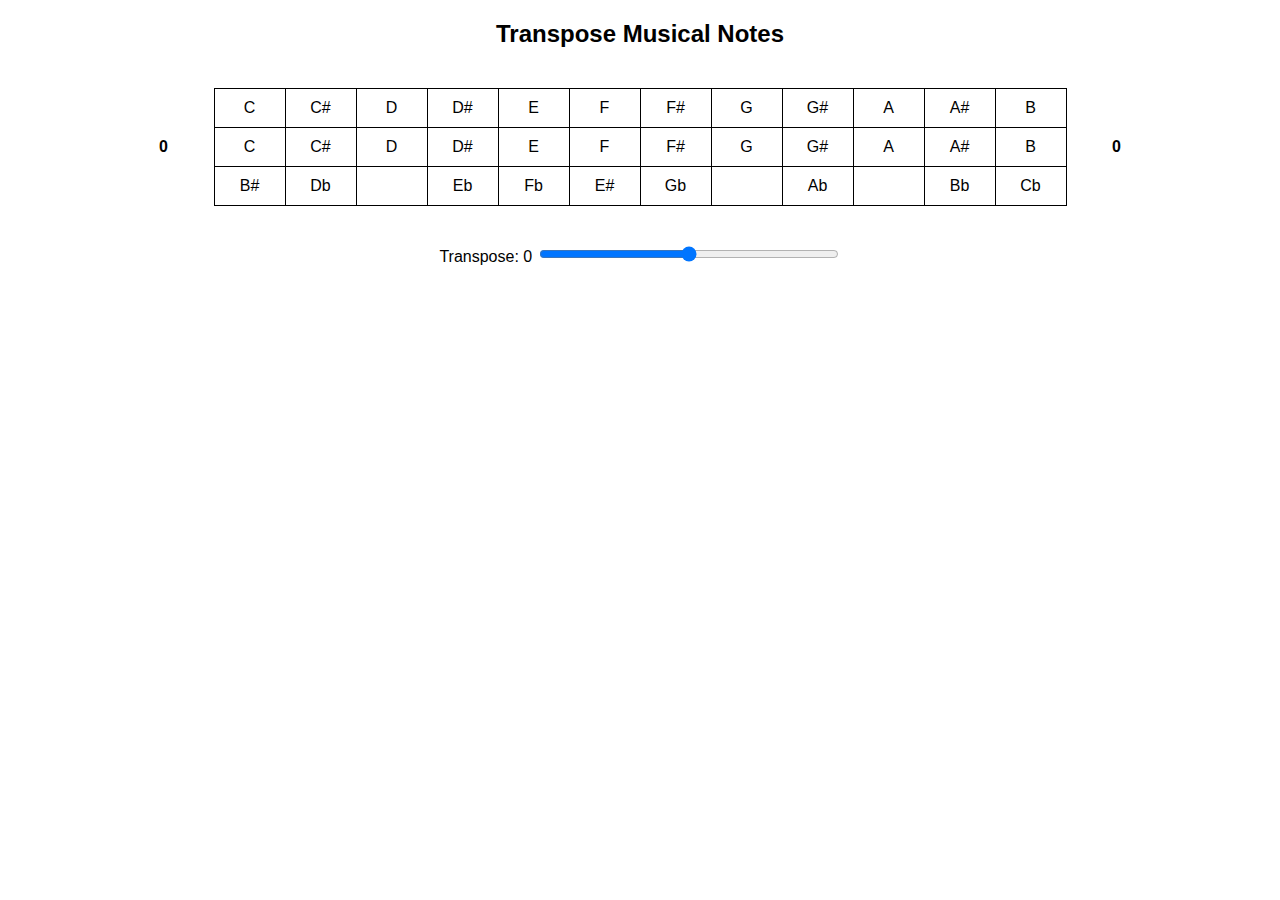
<file: Projects/MTranspose.html>
<!DOCTYPE html>
<html lang="en">
<head>
    <meta charset="UTF-8">
    <meta name="viewport" content="width=device-width, initial-scale=1.0">
    <title>Transpose Notes</title>
    <style>
        body {
            font-family: Arial, sans-serif;
            text-align: center;
        }
        .container {
            display: flex;
            align-items: center;
            justify-content: center;
        }
        table {
            margin: 20px;
            border-collapse: collapse;
        }
        td {
            border: 1px solid black;
            padding: 10px;
            width: 50px;
            text-align: center;
        }
        input[type=range] {
            width: 300px;
            margin-top: 20px;
        }
        .transpose-indicator {
            font-weight: bold;
            padding: 5px;
            display: inline-block;
            min-width: 50px;
        }
    </style>
</head>
<body>
    <h2>Transpose Musical Notes</h2>
    <div class="container">
        <span id="leftIndicator" class="transpose-indicator"></span>
        <table>
            <tr id="originalRow"></tr>
            <tr id="transposedRow"></tr>
            <tr id="flatEquivalentRow"></tr>
        </table>
        <span id="rightIndicator" class="transpose-indicator"></span>
    </div>
    <label for="transposeSlider">Transpose: <span id="transposeValue">0</span></label>
    <input type="range" id="transposeSlider" min="-12" max="12" value="0">

    <script>
        const notes = ["C", "C#", "D", "D#", "E", "F", "F#", "G", "G#", "A", "A#", "B"];
        const flatEquivalents = {
            "C#": "Db", "D#": "Eb", "F#": "Gb", "G#": "Ab", "A#": "Bb", 
            "E": "Fb", "F": "E#", "B": "Cb", "Cb": "B", "B#": "C", "C": "B#"
        };
        
        const originalRow = document.getElementById("originalRow");
        const transposedRow = document.getElementById("transposedRow");
        const flatEquivalentRow = document.getElementById("flatEquivalentRow");
        const transposeSlider = document.getElementById("transposeSlider");
        const transposeValue = document.getElementById("transposeValue");
        const leftIndicator = document.getElementById("leftIndicator");
        const rightIndicator = document.getElementById("rightIndicator");

        function populateTable() {
            originalRow.innerHTML = "";
            transposedRow.innerHTML = "";
            flatEquivalentRow.innerHTML = "";
            
            notes.forEach(note => {
                let cell = document.createElement("td");
                cell.textContent = note;
                originalRow.appendChild(cell);
            });
            updateTransposedRow(0);
        }

        function updateTransposedRow(shift) {
            transposedRow.innerHTML = "";
            flatEquivalentRow.innerHTML = "";
            transposeValue.textContent = shift > 0 ? `+${shift}` : shift;
            
            notes.forEach((note, index) => {
                let transposedIndex = (index + shift + notes.length) % notes.length;
                let transposedNote = notes[transposedIndex];
                let cell = document.createElement("td");
                cell.textContent = transposedNote;
                transposedRow.appendChild(cell);
                
                let flatCell = document.createElement("td");
                flatCell.textContent = flatEquivalents[transposedNote] || "";
                flatEquivalentRow.appendChild(flatCell);
            });

            // Update indicators
            const displayShift = shift > 0 ? `+${shift}` : shift;
            leftIndicator.textContent = displayShift;
            rightIndicator.textContent = displayShift;
            let color = shift > 0 ? "green" : shift < 0 ? "red" : "black";
            leftIndicator.style.color = color;
            rightIndicator.style.color = color;
        }

        transposeSlider.addEventListener("input", (event) => {
            updateTransposedRow(parseInt(event.target.value));
        });

        populateTable();
    </script>
</body>
</html>
</file>
<file: mystyle.css>
body {
            font-family: 'Roboto', sans-serif;
            margin: 0;
            padding: 0;
            background-color: #ffffff;
            color: #000000;
            display: flex;
            flex-direction: column;
            min-height: 100vh;
            font-size: 14px;
        }
        .content-wrapper {
            display: flex;
            flex: 1;
        }
        .sidebar {
            width: 250px;
            background: #f8f9fa;
            padding: 20px;
            display: flex;
            flex-direction: column;
            align-items: center;
            box-shadow: 2px 0 10px rgba(0, 0, 0, 0.1);
        }
        .sidebar img {
            width: 140px;
            height: 180px;
            object-fit: cover;
            margin-bottom: 10px;
            border: 3px solid #ddd;
            border-radius: 10px;
        }
        .sidebar p {
            text-align: center;
            font-size: 14px;
            margin-bottom: 15px;
            color: #555;
        }
        .social-icons {
            display: flex;
            flex-direction: column;
            width: 100%;
            align-items: flex-start;
        }
        .social-icons a {
            color: #333;
            font-size: 14px;
            display: flex;
            align-items: center;
            padding: 8px 15px;
            text-decoration: none;
            width: 100%;
        }
        .social-icons a i {
            width: 30px;
            text-align: center;
        }
        .social-icons a span {
            flex-grow: 1;
            text-align: left;
        }
        .main-content {
            flex: 1;
            padding: 40px;
            overflow-y: auto;
        }
        .nav-bar {
            display: flex;
            justify-content: center;
            gap: 30px;
            margin-bottom: 30px;
            background: #eaeaea;
            padding: 10px 0;
        }
        .nav-bar a {
            text-decoration: none;
            font-size: 16px;
            color: #666;
            font-weight: bold;
            padding: 8px 15px;
            transition: 0.3s;
        }
        .nav-bar a:hover, .nav-bar a.active {
            color: #222;
        }
        .content {
            display: none;
            padding: 20px;
        }
        .content.active {
            display: block;
        }
        footer {
            background-color: #f1f1f1;
            text-align: center;
            padding: 10px;
            font-size: 14px;
            margin-top: 20px;
        }
</file>
